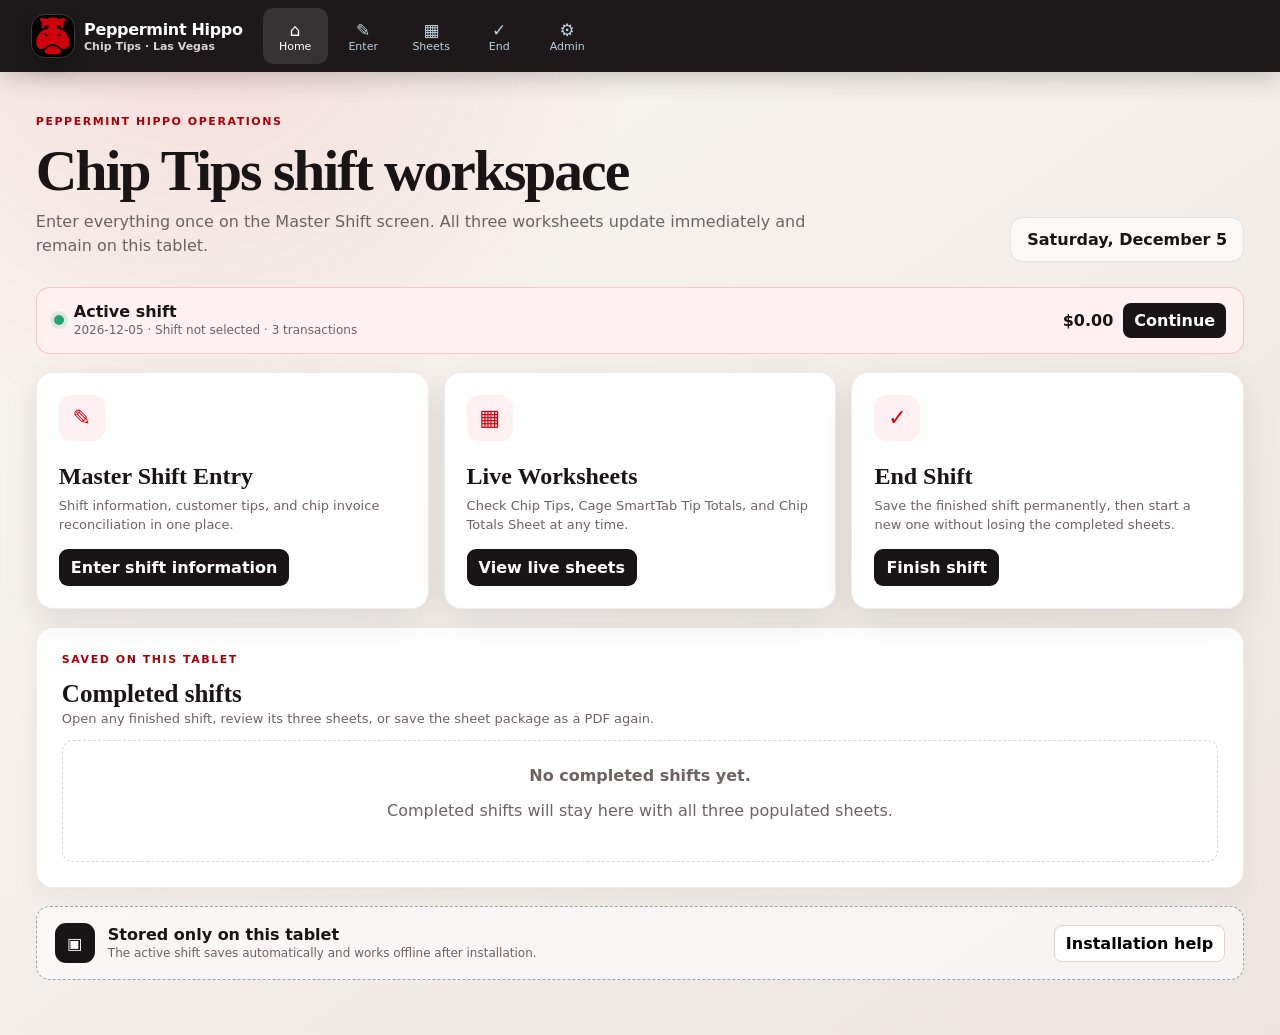
<file: index.html>
<!doctype html>
<html lang="en">
<head>
  <meta charset="utf-8">
  <meta name="viewport" content="width=device-width,initial-scale=1,viewport-fit=cover">
  <meta name="theme-color" content="#191516">
  <meta name="apple-mobile-web-app-capable" content="yes">
  <meta name="apple-mobile-web-app-status-bar-style" content="black-translucent">
  <meta name="apple-mobile-web-app-title" content="Hippo Chip Tips">
  <title>Peppermint Hippo | Chip Tips</title>
  <link rel="manifest" href="manifest.webmanifest?v=21">
  <link rel="apple-touch-icon" href="icons/apple-touch-icon-180.png">
  <link rel="icon" href="icons/icon-192.png">
  <link rel="stylesheet" href="styles.css?v=21">
</head>
<body>
  <header class="app-header">
    <button class="brand" data-page="home" aria-label="Peppermint Hippo Chip Tips home"><span class="brand-mark"><img src="brand/peppermint-hippo-mark.png" alt=""></span><span class="brand-copy"><strong>Peppermint Hippo</strong><small>Chip Tips · Las Vegas</small></span></button>
    <nav aria-label="Main navigation">
      <button data-page="home" class="nav-button active"><span>⌂</span>Home</button>
      <button data-page="master" class="nav-button"><span>✎</span>Enter</button>
      <button data-page="sheets" class="nav-button"><span>▦</span>Sheets</button>
      <button data-page="close" class="nav-button"><span>✓</span>End</button>
      <button data-page="admin" class="nav-button"><span>⚙</span>Admin</button>
    </nav>
    <button id="installButton" class="install-button" hidden>Install app</button>
  </header>

  <main>
    <section id="page-home" class="page active">
      <div class="hero"><div><p class="eyebrow">Peppermint Hippo operations</p><h1>Chip Tips shift workspace</h1><p>Enter everything once on the Master Shift screen. All three worksheets update immediately and remain on this tablet.</p></div><div class="hero-date" id="heroDate"></div></div>
      <div id="activeShiftCard" class="active-shift-card"></div>
      <div class="sheet-grid home-grid">
        <article class="sheet-card master-card"><div class="sheet-icon">✎</div><h2>Master Shift Entry</h2><p>Shift information, customer tips, and chip invoice reconciliation in one place.</p><button data-page="master">Enter shift information</button></article>
        <article class="sheet-card"><div class="sheet-icon">▦</div><h2>Live Worksheets</h2><p>Check Chip Tips, Cage SmartTab Tip Totals, and Chip Totals Sheet at any time.</p><button data-page="sheets">View live sheets</button></article>
        <article class="sheet-card"><div class="sheet-icon">✓</div><h2>End Shift</h2><p>Save the finished shift permanently, then start a new one without losing the completed sheets.</p><button data-page="close">Finish shift</button></article>
      </div>
      <section class="panel completed-section"><div class="section-heading"><div><p class="eyebrow">Saved on this tablet</p><h2>Completed shifts</h2><p>Open any finished shift, review its three sheets, or save the sheet package as a PDF again.</p></div></div><div id="completedShiftList" class="completed-shift-list"></div></section>
      <aside class="install-card"><div class="install-icon">▣</div><div><strong>Stored only on this tablet</strong><p>The active shift saves automatically and works offline after installation.</p></div><button id="installHelp">Installation help</button></aside>
    </section>

    <section id="page-master" class="page">
      <div class="page-heading"><div><p class="eyebrow">Enter once</p><h1>Master Shift</h1><p>Information entered here automatically populates all three worksheets.</p></div><div id="saveStatus" class="save-status"></div></div>
      <div id="masterEditBanner"></div>
      <form id="masterForm">
        <section class="panel compact-panel">
          <div class="section-heading"><div><h2>Shift information</h2><p>Shared by every generated worksheet.</p></div></div>
          <div class="master-header-grid">
            <label><span>Date</span><input id="workDate" type="date" required></label>
            <label><span>Shift</span><select id="shiftName" required></select></label>
            <label><span>Tip pool day</span><select id="tipPoolDay" required></select></label>
            <label><span>Bank start</span><input id="bankStart" type="time"></label>
            <label><span>Bank end</span><input id="bankEnd" type="time"></label>
          </div>
          <fieldset><legend>Cashiers and people working</legend><div id="workerChoices" class="choice-chips"></div></fieldset>
        </section>

        <section class="panel entries-panel transaction-panel">
          <div class="section-heading"><div><h2>Transactions</h2><p>Enter each transaction once. Any numeric Transfer To value beginning with zero is shared and is included on Chip Tips with the supervisor and cashier breakdown. Normal Transfer To numbers stay on Cage SmartTab and Chip Totals, but they are not included on Chip Tips or in shared totals. Customer tip and SmartTab tip are separate amounts. Final invoice equals chip invoice with its 20 percent fee, plus the entered SmartTab tip. Check total without tip is filled automatically.</p></div><button type="button" id="addTransactionTop" class="secondary-button">＋ Add transaction</button></div>
          <div id="transactionRows" class="transaction-rows"></div>
          <button type="button" id="addTransactionBottom" class="add-line-button">＋ Add another transaction</button>
          <div class="inline-totals transaction-totals"><div><span>Shared tips</span><strong id="totalTips">$0.00</strong></div><div><span>Chip invoices</span><strong id="chipInvoiceTotal">$0.00</strong></div><div><span>Chip totals with tips</span><strong id="finalInvoiceTotal">$0.00</strong></div></div>
        </section>
        <div class="master-actions"><button type="submit" class="secondary-button">Save now</button><button type="button" class="primary-button" data-page="sheets">View generated sheets</button></div>
      </form>
    </section>

    <section id="page-sheets" class="page">
      <div class="page-heading"><div><p class="eyebrow">Live generated worksheets</p><h1>Current sheets</h1><p>Every view updates from the Master Shift entries. Nothing needs to be entered twice.</p></div><div id="sheetSaveStatus" class="save-status"></div></div>
      <div id="sheetSourceBanner"></div>
      <div id="generatedCards" class="generated-cards"></div>
      <section class="panel generated-preview-panel"><div id="generatedSheetPreview"></div></section>
    </section>

    <section id="page-close" class="page">
      <div class="page-heading"><div><p class="eyebrow">End of shift</p><h1>Save this shift</h1><p>Complete the shift to keep a permanent copy on this tablet. Print all three sheets, or save them together as one PDF.</p></div><div id="closeSaveStatus" class="save-status"></div></div>
      <div id="closeWarnings"></div>
      <section class="close-summary"><div><span>Shared tips</span><strong id="closeTipTotal">$0.00</strong></div><div><span>Supervisor</span><strong id="closeSupervisor">$0.00</strong></div><div><span>Cashier</span><strong id="closeCashier">$0.00</strong></div><div><span>Final chip invoices with tips</span><strong id="closeGrandInvoices">$0.00</strong></div></section>
      <section class="panel close-actions-panel">
        <h2>Finish without losing anything</h2>
        <p>Complete and save creates a permanent, reopenable copy of this shift. It does not erase the active shift.</p>
        <div class="close-buttons"><button id="completeShiftButton" class="primary-button">Complete and save shift</button><button id="savePdfButton" class="secondary-button">Save three sheets as PDF</button></div>
        <div id="completedConfirmation" class="completed-confirmation" hidden></div>
        <div class="new-shift-zone"><div><strong>Ready for the next shift?</strong><p>The completed shift will remain in Completed Shifts after the entry screen is reset.</p></div><button id="startNewShiftButton" class="secondary-button" disabled>Start a new shift</button></div>
      </section>
    </section>

    <section id="page-admin" class="page">
      <div class="page-heading"><div><p class="eyebrow">Tablet settings</p><h1>Administration</h1><p>Update the choices used by the Master Shift screen.</p></div></div>
      <div class="notice"><strong>These settings remain when a new shift starts.</strong> They are stored only on this tablet.</div>
      <div id="adminLists" class="admin-grid"></div>
      <section class="panel local-data-panel"><h2>Move tablet settings</h2><div class="close-buttons"><button id="exportSettingsButton" class="secondary-button">Export settings</button><label class="file-button">Import settings<input id="importSettingsInput" type="file" accept="application/json"></label></div></section>
    </section>
  </main>

  <section id="printReport" class="print-report" aria-hidden="true"></section>
  <div id="toast" class="toast" role="status" aria-live="polite"></div>
  <dialog id="installDialog"><button class="dialog-close" aria-label="Close">×</button><h2>Install Chip Tips</h2><div class="install-steps"><article><strong>Android</strong><ol><li>Open this page in Chrome.</li><li>Choose Install app from the menu.</li><li>Open it once while connected.</li></ol></article><article><strong>iPad</strong><ol><li>Open this page in Safari.</li><li>Tap Share.</li><li>Choose Add to Home Screen.</li></ol></article></div></dialog>
  <dialog id="removeDialog" class="remove-dialog"><h2>Remove this information?</h2><p id="removeDialogText">This line will be permanently erased from the current shift.</p><div class="dialog-actions"><button id="cancelRemoveButton" class="secondary-button">Keep it</button><button id="confirmRemoveButton" class="danger-solid-button">Remove permanently</button></div></dialog>
  <script src="logic.js?v=21"></script>
  <script src="app.js?v=21" defer></script>
</body>
</html>
</file>
<file: styles.css>
:root{--navy:#191516;--blue:#a90009;--aqua:#d5000c;--brand:#d5000c;--brand-strong:#a90009;--cream:#f3eee8;--canvas:#f3eee8;--paper:#fffdf8;--ink:#191516;--muted:#6d6264;--line:#ded4d4;--danger:#b0000a;--focus:#1475e1;--shadow:0 12px 34px rgba(25,21,22,.10);--radius:17px;--safe-top:env(safe-area-inset-top,0px);--safe-bottom:env(safe-area-inset-bottom,0px)}*{box-sizing:border-box}html{background:var(--canvas);color:var(--ink);font-family:Inter,system-ui,-apple-system,"Segoe UI",sans-serif;-webkit-font-smoothing:antialiased;text-rendering:optimizeLegibility}body{margin:0;min-height:100vh;overflow-x:hidden;background:radial-gradient(circle at 15% 0%,rgba(213,0,12,.10),transparent 28rem),linear-gradient(145deg,#faf7f3 0%,#ece5df 100%)}button,input,select{font:inherit}button{cursor:pointer}button:focus-visible,input:focus-visible,select:focus-visible{outline:3px solid var(--focus);outline-offset:2px}.app-header{position:sticky;z-index:20;top:0;min-height:72px;padding:calc(8px + var(--safe-top)) clamp(10px,2.5vw,32px) 8px;display:flex;align-items:center;gap:20px;background:rgba(25,21,22,.98);color:#fff;box-shadow:0 7px 22px rgba(25,21,22,.20)}.brand{display:flex;align-items:center;gap:10px;padding:0;border:0;background:transparent;color:#fff;text-align:left}.brand-mark{width:42px;height:42px;flex:0 0 auto;overflow:hidden;border-radius:13px;display:grid;place-items:center;background:#000;box-shadow:0 8px 20px rgba(0,0,0,.28);outline:1px solid rgba(255,255,255,.15)}.brand-mark img{display:block;width:100%;height:100%;object-fit:cover}.brand-copy{display:grid;min-width:0;gap:1px}.brand strong,.brand small{display:block}.brand strong{font-weight:780;letter-spacing:-.02em}.brand small{color:#d9d1d1;font-size:11px;font-weight:570}.app-header nav{display:flex;align-self:stretch;gap:3px}.nav-button{min-width:65px;padding:6px 9px;border:0;border-radius:10px;background:transparent;color:#bfd0dc;font-size:11px}.nav-button span{display:block;font-size:17px}.nav-button.active,.nav-button:hover{background:rgba(255,255,255,.11);color:#fff}.install-button{margin-left:auto;padding:10px 14px;border:0;border-radius:10px;background:#fff;color:var(--navy);font-weight:800}main{max-width:1580px;margin:auto;padding:clamp(20px,3vw,45px) clamp(10px,2.8vw,42px) calc(55px + var(--safe-bottom))}.page{display:none}.page.active{display:block}.hero,.page-heading{display:flex;justify-content:space-between;align-items:flex-end;gap:24px;margin-bottom:25px}.hero h1,.page-heading h1{margin:.12em 0;font-family:Georgia,serif;font-size:clamp(34px,4.5vw,58px);font-weight:600;letter-spacing:-.035em}.hero p,.page-heading p{max-width:780px;margin:4px 0;color:var(--muted);font-size:16px;line-height:1.5}.eyebrow{color:var(--blue)!important;font-size:11px!important;font-weight:900;letter-spacing:.14em;text-transform:uppercase}.hero-date{padding:12px 16px;border:1px solid rgba(16,36,62,.1);border-radius:13px;background:rgba(255,255,255,.65);font-weight:800}.save-status{color:var(--blue);font-size:13px;font-weight:850}.panel{margin-bottom:18px;padding:clamp(15px,2.2vw,25px);border:1px solid rgba(16,36,62,.08);border-radius:var(--radius);background:#fff;box-shadow:0 7px 25px rgba(16,36,62,.05)}.panel h2{margin:0 0 15px;font-family:Georgia,serif;font-size:25px}.compact-panel{padding-bottom:19px}.section-heading{display:flex;justify-content:space-between;align-items:flex-start;gap:14px}.section-heading h2{margin-bottom:3px}.section-heading p{margin:0 0 14px;color:var(--muted);font-size:13px}.master-header-grid{display:grid;grid-template-columns:repeat(5,minmax(0,1fr));gap:10px}label span,legend{display:block;margin-bottom:5px;color:#46586a;font-size:11px;font-weight:850}input,select,output{width:100%;min-width:0;min-height:40px;padding:7px 8px;border:1px solid #cad5da;border-radius:8px;background:#fff;color:var(--ink);font-size:12px}output{display:flex;align-items:center;background:#eef3f4;font-variant-numeric:tabular-nums}fieldset{margin:15px 0 0;padding:0;border:0}.choice-chips{display:flex;flex-wrap:wrap;gap:6px}.choice-chip{position:relative}.choice-chip input{position:absolute;opacity:0}.choice-chip span{min-height:38px;margin:0;padding:9px 12px;display:block;border:1px solid #ccd7dc;border-radius:999px;background:#fff}.choice-chip input:checked+span{border-color:var(--navy);background:var(--navy);color:#fff}.primary-button,.secondary-button,.add-line-button{min-height:42px;padding:9px 13px;border-radius:9px;font-size:12px;font-weight:900}.primary-button{border:0;background:var(--brand);color:#fff;box-shadow:0 9px 22px rgba(213,0,12,.22);transition-property:transform,background-color,box-shadow;transition-duration:130ms}.primary-button:hover:not(:disabled){background:var(--brand-strong)}.secondary-button,.add-line-button{border:1px solid #bccbd1;background:#fff;color:var(--navy)}.primary-button:disabled{opacity:.45;cursor:not-allowed}.add-line-button{width:100%;margin-top:10px;border-style:dashed}.master-tip-head,.master-chip-head{padding:0 4px 6px;display:grid;gap:5px;color:#586b7b;font-size:9px;font-weight:900;text-transform:uppercase}.master-tip-head{grid-template-columns:1.4fr .55fr .65fr .62fr .58fr .85fr .85fr .85fr .68fr 34px}.master-chip-head{grid-template-columns:24px .8fr .72fr .85fr .85fr .85fr 1.4fr 58px}.master-tip-row,.master-chip-row{position:relative;padding:7px 4px;display:grid;gap:5px;align-items:end;border-top:1px solid #edf0f2}.master-tip-row{grid-template-columns:24px minmax(90px,1.4fr) .55fr .65fr .62fr .58fr .85fr .85fr .85fr .68fr 86px 58px}.master-chip-row{grid-template-columns:24px .8fr .72fr .85fr .85fr .85fr 1.4fr 58px}.cell{min-width:0}.cell small{display:none;margin-bottom:3px;color:#647584;font-size:9px;font-weight:900;text-transform:uppercase}.row-number{align-self:center;color:#71808c;font-size:11px;font-weight:900}.split-mini{align-self:center;display:grid;gap:2px;color:#385064;font-size:9px;font-weight:800;font-variant-numeric:tabular-nums}.remove-row{width:auto;min-width:55px;height:34px;padding:0 7px;align-self:center;border:1px solid #e8bec1;border-radius:8px;background:#fff;color:var(--danger);font-size:9px;font-weight:900}.inline-totals{margin-top:12px;padding:11px;display:grid;grid-template-columns:repeat(3,1fr);gap:10px;border-radius:12px;background:var(--navy);color:#fff}.inline-totals span{display:block;color:#bed0dd;font-size:10px}.inline-totals strong{font-size:19px}.chip-inline{grid-template-columns:repeat(3,1fr)}.master-actions{display:flex;justify-content:flex-end;gap:9px}.active-shift-card{margin:0 0 18px;padding:14px 17px;display:flex;justify-content:space-between;align-items:center;gap:15px;border:1px solid rgba(213,0,12,.18);border-radius:14px;background:#fff0f1}.active-shift-card>div{display:flex;align-items:center;gap:10px}.active-shift-card p{margin:2px 0;color:var(--muted);font-size:12px}.active-shift-card button{padding:8px 11px;border:0;border-radius:8px;background:var(--navy);color:#fff;font-weight:850}.status-dot{width:10px;height:10px;border-radius:50%;background:#21a477;box-shadow:0 0 0 4px rgba(33,164,119,.13)}.sheet-grid{display:grid;grid-template-columns:repeat(3,minmax(0,1fr));gap:15px}.sheet-card{min-height:200px;padding:22px;display:flex;flex-direction:column;border:1px solid rgba(16,36,62,.08);border-radius:var(--radius);background:#fff;box-shadow:var(--shadow)}.sheet-icon{width:46px;height:46px;margin-bottom:22px;display:grid;place-items:center;border-radius:13px;background:#fff0f1;color:var(--brand);font-size:22px}.sheet-card h2{margin:0 0 7px;font-family:Georgia,serif;font-size:24px}.sheet-card p{margin:0 0 15px;color:var(--muted);font-size:13px;line-height:1.45}.sheet-card button{margin-top:auto;align-self:flex-start;padding:9px 12px;border:0;border-radius:9px;background:var(--navy);color:#fff;font-weight:850}.install-card{margin-top:17px;padding:16px 18px;display:flex;align-items:center;gap:13px;border:1px dashed #91a6b3;border-radius:14px;background:rgba(255,255,255,.55)}.install-icon{width:40px;height:40px;display:grid;place-items:center;border-radius:11px;background:var(--navy);color:#fff}.install-card p{margin:2px 0;color:var(--muted);font-size:12px}.install-card button{margin-left:auto;padding:8px 11px;border:1px solid var(--line);border-radius:8px;background:#fff;font-weight:800}.generated-cards{display:grid;grid-template-columns:repeat(3,minmax(0,1fr));gap:12px;margin-bottom:15px}.generated-card{padding:16px;border:2px solid transparent;border-radius:14px;background:#fff;box-shadow:0 6px 18px rgba(16,36,62,.05)}.generated-card.selected{border-color:var(--aqua)}.generated-card>div:first-child{float:right;text-align:right}.generated-card small{display:block;color:var(--muted)}.generated-card>div:first-child strong{font-size:18px}.generated-card h2{margin:2px 0 5px;font-family:Georgia,serif;font-size:20px}.generated-card p{min-height:36px;margin:0 0 11px;color:var(--muted);font-size:11px}.generated-card>div:last-child{display:flex;gap:6px}.generated-preview-panel{padding:18px;overflow:hidden}.sheet-scale-wrapper{width:100%;overflow:hidden}.generated-sheet header{margin-bottom:12px;text-align:center}.generated-sheet header h2{margin:0;font-size:27px}.generated-sheet header p{margin:3px;color:var(--muted);font-size:11px}.read-table{width:100%}.read-row{display:grid;gap:1px;border-bottom:1px solid #d7dfe3}.read-row span{min-width:0;padding:7px 5px;overflow-wrap:anywhere;background:#fff;font-size:10px}.read-head span{background:var(--navy);color:#fff;font-weight:900}.read-total span{background:#eaf3f3;font-weight:900}.chip-tips-table .read-row{grid-template-columns:1.3fr .65fr .65fr .72fr .72fr .8fr .8fr .8fr .7fr}.cage-table .read-row{grid-template-columns:1.4fr .65fr .7fr .8fr .7fr .75fr .7fr}.chip-total-table .read-row{grid-template-columns:.62fr .3fr .58fr .68fr .64fr .62fr .68fr .78fr .56fr .72fr}.checker-line{margin-top:12px;padding:10px;border:1px solid var(--line);border-radius:9px;text-align:center;font-size:12px}.close-summary{margin-bottom:18px;display:grid;grid-template-columns:repeat(4,1fr);gap:10px}.close-summary>div{padding:16px;border-radius:13px;background:#fff;box-shadow:0 6px 18px rgba(16,36,62,.05)}.close-summary span{display:block;color:var(--muted);font-size:10px}.close-summary strong{font-size:23px}.notice,.success-notice{margin-bottom:17px;padding:14px 16px;border-left:5px solid #d89c32;border-radius:9px;background:#fff8e8;color:#624817}.success-notice{border-color:#2c9a79;background:#eaf8f1;color:#225a49}.close-buttons{display:flex;flex-wrap:wrap;gap:9px}.completion-check{margin:20px 0;padding:14px;display:flex;align-items:center;gap:10px;border:1px solid var(--line);border-radius:11px;background:#f8faf9}.completion-check input{width:23px;min-height:23px}.completion-check span{margin:0}.clear-zone{padding-top:17px;display:flex;justify-content:space-between;align-items:center;gap:18px;border-top:1px solid var(--line)}.clear-zone p{margin:3px 0;color:var(--muted);font-size:12px}.danger-solid-button{min-height:44px;padding:10px 16px;border:0;border-radius:9px;background:var(--danger);color:#fff;font-weight:900}.danger-solid-button:disabled{background:#c9ced1;color:#6f777b}.admin-grid{display:grid;grid-template-columns:repeat(2,1fr);gap:14px}.admin-list h2{font-size:21px}.list-add{display:flex;gap:6px}.list-add input{flex:1}.list-add button{width:44px;border:0;border-radius:8px;background:var(--navy);color:#fff;font-size:19px}.tag-list{margin-top:11px;display:flex;flex-wrap:wrap;gap:6px}.admin-tag{padding:6px 6px 6px 10px;display:flex;align-items:center;gap:6px;border-radius:999px;background:#eef3f4;font-size:11px}.admin-tag button{width:auto;height:27px;padding:0 7px;border:1px solid #e8bec1;border-radius:7px;background:#fff;color:var(--danger);font-size:9px;font-weight:900}.file-button{min-height:42px;padding:10px 13px;border:1px solid #bccbd1;border-radius:9px;background:#fff;font-size:12px;font-weight:900}.file-button input{position:absolute;width:1px;opacity:0}.empty-state{padding:25px;text-align:center;color:var(--muted)}.toast{position:fixed;z-index:80;left:50%;bottom:calc(20px + var(--safe-bottom));padding:11px 15px;transform:translate(-50%,120px);border-radius:9px;background:var(--navy);color:#fff;opacity:0;transition:.25s}.toast.show{transform:translate(-50%,0);opacity:1}.toast.error{background:#7c2e34}dialog{max-width:650px;width:calc(100% - 25px);padding:25px;border:0;border-radius:16px;box-shadow:0 25px 70px rgba(0,0,0,.28)}dialog::backdrop{background:rgba(8,24,39,.62)}.remove-dialog{max-width:480px}.remove-dialog h2{margin-top:0;font-family:Georgia,serif;font-size:27px}.remove-dialog p{color:var(--muted);line-height:1.5}.dialog-actions{display:flex;justify-content:flex-end;gap:9px;margin-top:20px}.final-invoice output{border-color:#2da6a2;background:#e5f7f4;font-weight:900}.dialog-close{position:absolute;top:10px;right:10px;width:36px;height:36px;border:0;border-radius:50%;font-size:21px}.install-steps{display:grid;grid-template-columns:1fr 1fr;gap:13px}.install-steps article{padding:14px;border-radius:11px;background:#f3f6f6}.print-report{display:none}.entry-tabs{margin:0 0 14px;padding:5px;display:grid;grid-template-columns:1fr 1fr;gap:5px;border-radius:15px;background:#dfe8e9}.entry-tab{min-height:64px;padding:10px 14px;border:0;border-radius:11px;background:transparent;color:#536678;text-align:left}.entry-tab strong,.entry-tab small{display:block}.entry-tab strong{font-size:14px}.entry-tab small{margin-top:3px;font-size:10px}.entry-tab.active{background:#fff;color:var(--navy);box-shadow:0 4px 14px rgba(16,36,62,.09)}.entry-panel[hidden]{display:none!important}.calculation-preview{min-height:40px;padding:6px 9px;display:grid;grid-template-columns:1fr 1fr;gap:6px;align-items:center;border-radius:8px;background:#eaf6f4;color:#385064;font-size:10px;font-variant-numeric:tabular-nums}.calculation-preview span{display:block}.calculation-preview strong{display:block;color:var(--navy);font-size:13px}.entry-tab:active,.primary-button:active,.secondary-button:active,.add-line-button:active{transform:scale(.96)}.transaction-rows{display:grid;gap:14px}.transaction-row{padding:16px;display:grid;gap:14px;border:1px solid var(--line);border-radius:15px;background:#fbfcfb;box-shadow:0 4px 14px rgba(16,36,62,.05)}.transaction-row-header{display:flex;justify-content:space-between;align-items:center;gap:12px}.transaction-row-header span,.transaction-row-header strong{display:block}.transaction-row-header span{color:var(--blue);font-size:10px;font-weight:900;letter-spacing:.08em;text-transform:uppercase}.transaction-row-header strong{margin-top:2px;font-family:Georgia,serif;font-size:20px}.transaction-row-header .remove-row{min-width:74px;min-height:40px}.transaction-groups{display:grid;grid-template-columns:1.45fr .85fr;gap:12px}.transaction-group{margin:0;padding:13px;border:1px solid #dce5e7;border-radius:12px;background:#fff}.transaction-group legend{padding:0 7px;color:var(--navy);font-size:12px}.transaction-grid{display:grid;grid-template-columns:repeat(3,minmax(0,1fr));gap:9px}.transaction-grid .cell small{display:block}.transaction-grid .wide-field{grid-column:span 2}.chip-grid{grid-template-columns:repeat(2,minmax(0,1fr))}.transaction-result{margin-top:10px;padding:10px;display:grid;grid-template-columns:1fr 1fr;gap:8px;border-radius:9px;background:#eaf6f4;font-variant-numeric:tabular-nums}.transaction-result span{color:#53697a;font-size:10px}.transaction-result strong{display:block;margin-top:2px;color:var(--navy);font-size:14px}.transaction-result .sharing-status{grid-column:1/-1;padding:9px 10px;border-radius:8px}.transaction-result .sharing-status strong{margin:0;font-size:13px}.transaction-result .sharing-status small{display:block;margin-top:2px;font-size:9px;font-weight:800}.transaction-result .sharing-status.shared{background:#d9f3e9;color:#23644f}.transaction-result .sharing-status.separate{background:#f3eee3;color:#74572b}.transaction-totals{grid-template-columns:repeat(3,1fr)}.chip-pair-note{margin:9px 0 0;color:#53697a;font-size:10px;line-height:1.4}.chip-pair-note.chip-denom-warning{color:var(--danger);font-weight:800}.money-input{position:relative}.money-input .money-prefix{position:absolute;top:0;left:8px;bottom:0;display:flex;align-items:center;color:var(--muted);font-weight:800;font-size:12px;pointer-events:none}.money-input input{padding-left:18px}
@media(max-width:1100px){.brand span:last-child{display:none}.master-tip-head,.master-chip-head{display:none}.master-tip-row,.master-chip-row{padding:12px 8px;grid-template-columns:repeat(5,minmax(0,1fr));gap:7px;border:1px solid var(--line);border-radius:11px;margin-bottom:8px}.master-tip-row .cell small,.master-chip-row .cell small{display:block}.master-tip-row .row-number,.master-chip-row .row-number{position:absolute;top:4px;right:7px}.master-tip-row .customer-cell{grid-column:span 2}.master-tip-row .split-mini{grid-column:span 2}.master-tip-row .remove-row,.master-chip-row .remove-row{align-self:end}.master-chip-row .calculation-preview{grid-column:span 2}.chip-inline{grid-template-columns:repeat(3,1fr)}.sheet-grid,.generated-cards{grid-template-columns:repeat(3,1fr)}}
@media(max-width:760px){.app-header{gap:6px;padding-left:6px;padding-right:6px;flex-wrap:wrap}.brand{display:flex;width:100%;min-height:44px;justify-content:center;padding:2px 0}.app-header .brand .brand-copy{display:grid}.app-header nav{width:100%;justify-content:space-around}.nav-button{flex:1;min-width:0;padding:5px 2px;font-size:9px}.install-button{display:none!important}main{padding-left:8px;padding-right:8px}.hero,.page-heading{display:block}.hero h1,.page-heading h1{font-size:36px}.hero-date{display:inline-block;margin-top:9px}.master-header-grid{grid-template-columns:repeat(3,1fr)}.sheet-grid,.generated-cards{grid-template-columns:1fr}.sheet-card{min-height:150px}.sheet-icon{margin-bottom:12px}.generated-card p{min-height:0}.admin-grid{grid-template-columns:1fr}.read-row{grid-template-columns:repeat(3,1fr)!important}.read-row span{font-size:9px}.close-summary{grid-template-columns:1fr 1fr}.install-steps{grid-template-columns:1fr}.active-shift-card{align-items:flex-start}.active-shift-card>div:last-child{display:block}.chip-inline{grid-template-columns:1fr 1fr}}
@media(max-width:540px){.master-header-grid{grid-template-columns:1fr 1fr}.master-tip-row,.master-chip-row{grid-template-columns:1fr 1fr}.master-tip-row .customer-cell,.master-tip-row .split-mini,.master-chip-row .calculation-preview{grid-column:span 2}.master-tip-row .remove-row,.master-chip-row .remove-row{grid-column:2;justify-self:end}.inline-totals{grid-template-columns:1fr 1fr}.inline-totals>div:first-child{grid-column:1/-1}.read-row{grid-template-columns:1fr 1fr!important}.close-summary{grid-template-columns:1fr 1fr}.clear-zone{align-items:flex-start;flex-direction:column}.danger-solid-button{width:100%}.master-actions{display:grid;grid-template-columns:1fr 1fr}.section-heading{display:block}.section-heading .secondary-button{margin-bottom:8px}}
@media(max-width:900px){.transaction-groups{grid-template-columns:1fr}.transaction-grid{grid-template-columns:repeat(3,minmax(0,1fr))}}
@media(max-width:540px){.transaction-row{grid-template-columns:1fr 1fr}.transaction-row-header,.transaction-groups{grid-column:1/-1}.transaction-grid{grid-template-columns:1fr 1fr}.transaction-grid .wide-field{grid-column:span 2}.transaction-group{padding:10px}.transaction-totals{grid-template-columns:1fr 1fr}.transaction-totals>div:first-child{grid-column:1/-1}}
.completed-section{margin-top:18px}.completed-shift-list{display:grid;gap:10px}.completed-shift-card{padding:15px;display:grid;grid-template-columns:minmax(0,1.4fr) minmax(180px,.7fr) auto;align-items:center;gap:14px;border:1px solid var(--line);border-radius:12px;background:#fbfcfb}.completed-shift-card small{color:var(--blue);font-size:10px;font-weight:900;text-transform:uppercase;letter-spacing:.05em}.completed-shift-card h3{margin:3px 0;font-family:Georgia,serif;font-size:20px}.completed-shift-card p{margin:0;color:var(--muted);font-size:11px}.completed-shift-totals{display:grid;gap:5px}.completed-shift-totals span{display:flex;justify-content:space-between;gap:10px;color:var(--muted);font-size:10px}.completed-shift-totals strong{color:var(--ink);font-size:13px}.completed-shift-actions{display:flex;gap:7px}.completed-empty{border:1px dashed var(--line);border-radius:11px}.saved-source-banner,.new-shift-zone{margin-bottom:14px;padding:14px 16px;display:flex;align-items:center;justify-content:space-between;gap:14px;border:1px solid #a9d8cf;border-radius:12px;background:#eaf8f4}.saved-source-banner p,.new-shift-zone p{margin:3px 0;color:var(--muted);font-size:11px}.completed-confirmation{margin:16px 0;padding:14px;border-radius:11px;background:#e9f8f1;color:#225a49}.completed-confirmation p{margin:4px 0 10px}.new-shift-zone{margin:18px 0 0;border-color:var(--line);background:#f5f7f7}.inline-link-button{margin-left:8px;padding:6px 8px;border:1px solid currentColor;border-radius:7px;background:transparent;color:inherit;font-weight:800}.secondary-button:disabled{opacity:.45;cursor:not-allowed}.status-dot.complete{background:#176b87;box-shadow:0 0 0 4px rgba(23,107,135,.14)}
.paper-sheet{width:100%;margin:auto;padding:clamp(10px,2vw,24px);border:1px solid #aeb4b8;background:#fff;color:#111;font-family:Arial,sans-serif;box-shadow:0 6px 20px rgba(0,0,0,.08);font-variant-numeric:tabular-nums}.paper-brand{height:27px;margin:0 0 3px;display:flex;align-items:center;justify-content:center;gap:6px;color:#111}.paper-brand img{width:26px;height:26px;display:block;border-radius:5px;background:#000}.paper-brand span{display:grid;gap:0;line-height:1}.paper-brand strong{font-size:9.5px;letter-spacing:.08em}.paper-brand small{margin-top:2px;font-size:6.5px;letter-spacing:.12em}.paper-sheet h2{margin:0;text-align:center;font-family:Arial,sans-serif;font-size:clamp(14px,2vw,22px);letter-spacing:.015em}.paper-sheet p{margin:2px 0;text-align:center;color:#111}.paper-landscape{width:1056px;aspect-ratio:11/8.5}.paper-portrait{width:816px;aspect-ratio:8.5/11}.paper-field{min-width:0;display:flex;align-items:flex-end;gap:5px;border-bottom:1px solid #111}.paper-field small{flex:none;color:#111;font-size:18px;font-weight:700}.paper-field strong{min-width:30px;flex:1;overflow:hidden;font-size:22px;font-weight:800;white-space:nowrap;text-overflow:ellipsis}.paper-field-stacked{flex-direction:column;align-items:flex-start;gap:0}.paper-field-stacked strong{white-space:normal}.paper-table{width:100%;border-collapse:collapse;table-layout:fixed}.paper-table th,.paper-table td{height:22px;padding:2px 3px;border:1px solid #111;color:#111;font-size:8px;font-weight:400;line-height:1.05;overflow:hidden;text-align:center;vertical-align:middle}.paper-table th{font-weight:600}.paper-table .blocked-cell,.cage-paper-table .paper-total-row td:not(:last-child){background:#111!important;color:#fff!important;-webkit-print-color-adjust:exact;print-color-adjust:exact}.paper-total-row th:first-child{font-size:8px;font-weight:600;line-height:1.05;text-align:center;vertical-align:middle;writing-mode:horizontal-tb;transform:none;white-space:nowrap}.choice-print{text-align:center!important;font-weight:900!important}.club-form-heading{margin-bottom:7px;display:grid;grid-template-columns:1fr 1.1fr 1fr;gap:18px;align-items:end}.club-form-heading>div{display:grid;gap:5px}.club-form-heading>div:nth-child(2){grid-template-columns:1.4fr 1fr}.club-paper-table th:nth-child(1){width:4%}.club-paper-table th:nth-child(2){width:17%}.club-paper-table th:nth-child(3){width:8%}.club-paper-table th:nth-child(4),.club-paper-table th:nth-child(5),.club-paper-table th:nth-child(6){width:9%}.club-paper-table th:nth-child(7){width:8%}.club-paper-table th:nth-child(8){width:8%}.club-paper-table th:nth-child(9){width:12%}.club-paper-table th:nth-child(10){width:9%}.cage-form-heading{margin-bottom:7px}.cage-form-heading p{font-size:9px}.paper-header-grid{margin-top:1px;display:grid;grid-template-columns:1.2fr .65fr .65fr;gap:1px 18px}@media print{.print-sheet.cage .paper-header-grid{margin-top:-4px!important}}.paper-header-grid .paper-field:nth-child(1){grid-column:1/3;grid-row:1}.paper-header-grid .paper-field:nth-child(2){grid-column:3;grid-row:1}.paper-header-grid .paper-field:nth-child(3){grid-column:1;grid-row:2}.paper-header-grid .paper-field:nth-child(4){grid-column:2;grid-row:2}.paper-header-grid .paper-field:nth-child(5){grid-column:3;grid-row:2}.cage-paper-table th:nth-child(1){width:4%}.cage-paper-table th:nth-child(2){width:24%}.cage-paper-table th:nth-child(3){width:10%}.cage-paper-table th:nth-child(4){width:11%}.cage-paper-table th:nth-child(5){width:11%}.cage-paper-table th:nth-child(6){width:13%}.cage-paper-table th:nth-child(7),.cage-paper-table th:nth-child(8){width:6%}.cage-paper-table th:nth-child(9){width:15%}.chip-form-meta{display:grid;grid-template-columns:1fr 1fr;gap:8px 20px}.shift-bands{margin:9px 0 5px;display:grid;grid-template-columns:repeat(4,1fr);text-align:center;font-size:9px}.selected-shift{font-size:9px}.chip-totals-paper-table th,.chip-totals-paper-table td{text-align:center}.chip-totals-paper-table th:nth-child(1){width:7%}.chip-totals-paper-table th:nth-child(2){width:4%}.chip-totals-paper-table th:nth-child(3){width:9%}.chip-totals-paper-table th:nth-child(4){width:13%}.chip-totals-paper-table th:nth-child(5){width:11%}.chip-totals-paper-table th:nth-child(6){width:9%}.chip-totals-paper-table th:nth-child(7){width:11%}.chip-totals-paper-table th:nth-child(8){width:13%}.chip-totals-paper-table th:nth-child(9){width:11%}.chip-totals-paper-table th:nth-child(10){width:14%}
.chip-totals-paper-table thead th{height:30px;line-height:1.05}.chips-total-label{text-align:center;font-size:9px}.checker-box{margin-top:9px;padding:9px;display:grid;grid-template-columns:1.2fr .8fr auto auto .8fr auto .8fr auto .8fr;align-items:center;gap:6px;border:1px solid #111;font-size:8px}.checker-box span{min-height:21px;border:1px solid #111}.checker-box em{align-self:start}
@media(max-width:760px){.completed-shift-card{grid-template-columns:1fr}.completed-shift-actions{display:grid;grid-template-columns:1fr 1fr}.saved-source-banner,.new-shift-zone{align-items:flex-start;flex-direction:column}.generated-preview-panel{padding:10px}.checker-box{padding:4px;gap:3px}}
@page portrait-sheet{size:letter portrait;margin:.3in}@page landscape-sheet{size:letter landscape;margin:.3in}@media print{*{-webkit-print-color-adjust:exact!important;print-color-adjust:exact!important}.app-header,main,.toast,dialog{display:none!important}body,html{margin:0!important;background:#fff!important}.print-report{display:block!important;color:#000;font-family:Arial,sans-serif;font-weight:700}.print-sheet{margin:0!important;padding:0!important;break-after:page;page-break-after:always}.print-sheet:last-child{break-after:auto;page-break-after:auto}.print-sheet.chip-tips,.print-sheet.cage{page:landscape-sheet}.print-sheet.chip-totals{page:portrait-sheet}.paper-sheet{width:100%!important;height:auto!important;min-height:0!important;min-width:0!important;margin:0!important;padding:0!important;border:0!important;box-shadow:none!important;aspect-ratio:auto!important}.paper-sheet h2{font-size:17.60px}.paper-table th,.paper-table td{padding:0.5px 2px;font-size:13.5px;line-height:0.9}.club-paper-table td{height:0.209in}.club-paper-table th{height:0.36in}.cage-paper-table td{height:0.209in}.cage-paper-table th{height:0.36in}.chip-totals-paper-table td{height:0.277in}.chip-totals-paper-table thead th{height:0.66in}
.paper-field small{font-size:8px}.paper-field strong{font-size:10.2px}.club-form-heading{margin-bottom:0.088in}.cage-form-heading{margin-bottom:0in}.chip-form-meta{margin-top:0.022in}.checker-box{margin-top:0.088in;padding:0.088in}.chip-total-table .read-row{grid-template-columns:.62fr .3fr .58fr .68fr .64fr .62fr .68fr .78fr .56fr .72fr!important}.cage-form-heading p{margin:0px 0}.print-sheet.chip-totals .paper-field small{font-size:18px!important}.print-sheet.chip-totals .paper-field strong{font-size:22px!important}.print-sheet.chip-totals .chip-form-meta{margin-top:0.02in!important}.print-sheet.chip-totals .paper-brand{height:32px!important}.print-sheet.chip-totals .paper-brand strong{font-size:11px!important}}
</file>
